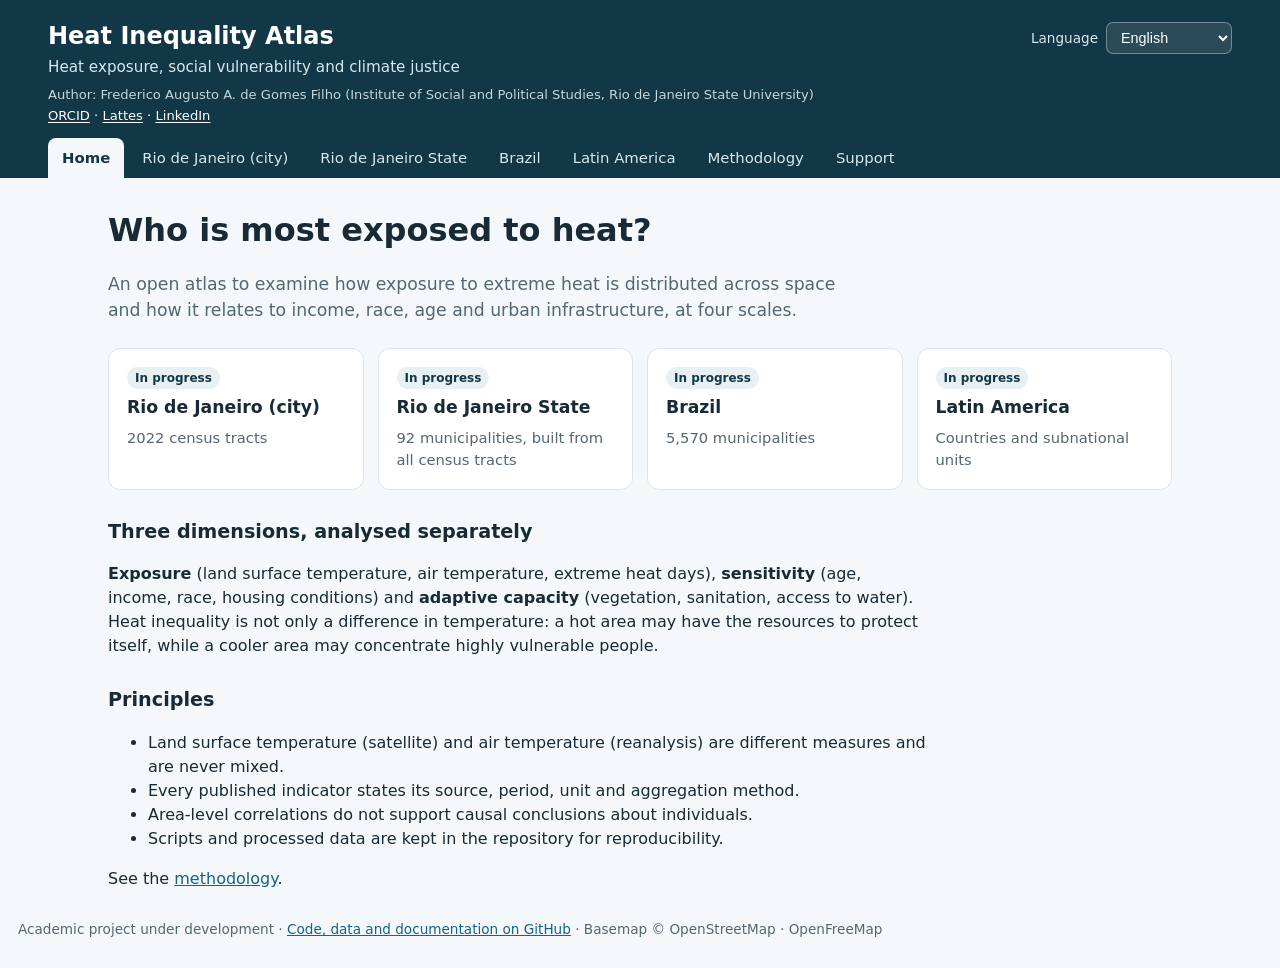
<file: index.html>
<!doctype html>
<html lang="en">
<head>
<meta charset="utf-8">
<meta name="viewport" content="width=device-width,initial-scale=1">
<title>Heat Inequality Atlas</title>
<meta name="description" content="Heat Inequality Atlas: heat exposure, social vulnerability and climate justice.">
<link rel="alternate" hreflang="en" href="?">
<link rel="alternate" hreflang="pt" href="?lang=pt">
<link rel="alternate" hreflang="es" href="?lang=es">
<link rel="stylesheet" href="css/atlas.css">
<script src="js/i18n.js"></script>
</head>
<body>
<header class="topo">
  <div class="topo-linha">
    <div>
      <p class="marca"><a href="./" data-nav="./" data-i18n="site.title">Heat Inequality Atlas</a></p>
      <p class="sub" data-i18n="site.subtitle">Heat exposure, social vulnerability and climate justice</p>
      <p class="autoria"><span data-i18n="site.author">Author:</span> Frederico Augusto A. de Gomes Filho (<span data-i18n="site.affiliation">Institute of Social and Political Studies, Rio de Janeiro State University</span>)</p>
      <p class="autoria-links"><a href="https://orcid.org/0009-0004-2217-8077" target="_blank" rel="noopener">ORCID</a> · <a href="https://lattes.cnpq.br/4153021224044822" target="_blank" rel="noopener">Lattes</a> · <a href="https://www.linkedin.com/in/frederico-augusto-auad-de-gomes-filho-a6b328185/" target="_blank" rel="noopener">LinkedIn</a></p>
    </div>
    <div class="idioma">
      <label for="idioma" data-i18n="lang.label">Language</label>
      <select id="idioma"><option value="en">English</option><option value="pt">Português</option><option value="es">Español</option></select>
    </div>
  </div>
  <nav data-i18n-attr="aria-label:nav.label" aria-label="Atlas scales"><ul class="escalas">
    <li><a href="./" data-nav="./" aria-current="page"><span data-i18n="nav.home">Home</span></a></li><li><a href="rio/" data-nav="rio/"><span data-i18n="nav.rio">Rio de Janeiro (city)</span></a></li><li><a href="estado-rj/" data-nav="estado-rj/"><span data-i18n="nav.rj">Rio de Janeiro State</span></a></li><li><a href="brasil/" data-nav="brasil/"><span data-i18n="nav.br">Brazil</span></a></li><li><a href="america-latina/" data-nav="america-latina/"><span data-i18n="nav.la">Latin America</span></a></li><li><a href="metodologia/" data-nav="metodologia/"><span data-i18n="nav.method">Methodology</span></a></li><li><a href="apoio/" data-nav="apoio/"><span data-i18n="nav.support">Support</span></a></li>
  </ul></nav>
</header>
<main class="conteudo">
  <h1 data-i18n="home.title">Who is most exposed to heat?</h1>
  <p data-i18n="home.lead" class="lead">An open atlas to examine how exposure to extreme heat is distributed across space and how it relates to income, race, age and urban infrastructure, at four scales.</p>
  <div class="cartoes">
    <a class="cartao" href="rio/" data-nav="rio/"><span data-i18n="status.building" class="etiqueta">In progress</span><h2 data-i18n="nav.rio">Rio de Janeiro (city)</h2><p data-i18n="home.rio.d">2022 census tracts</p></a>
    <a class="cartao" href="estado-rj/" data-nav="estado-rj/"><span data-i18n="status.building" class="etiqueta">In progress</span><h2 data-i18n="nav.rj">Rio de Janeiro State</h2><p data-i18n="home.rj.d">92 municipalities, built from all census tracts</p></a>
    <a class="cartao" href="brasil/" data-nav="brasil/"><span data-i18n="status.building" class="etiqueta">In progress</span><h2 data-i18n="nav.br">Brazil</h2><p data-i18n="home.br.d">5,570 municipalities</p></a>
    <a class="cartao" href="america-latina/" data-nav="america-latina/"><span data-i18n="status.building" class="etiqueta">In progress</span><h2 data-i18n="nav.la">Latin America</h2><p data-i18n="home.la.d">Countries and subnational units</p></a>
  </div>
  <div data-i18n="home.body" class="texto"><h2>Three dimensions, analysed separately</h2><p><strong>Exposure</strong> (land surface temperature, air temperature, extreme heat days), <strong>sensitivity</strong> (age, income, race, housing conditions) and <strong>adaptive capacity</strong> (vegetation, sanitation, access to water). Heat inequality is not only a difference in temperature: a hot area may have the resources to protect itself, while a cooler area may concentrate highly vulnerable people.</p><h2>Principles</h2><ul><li>Land surface temperature (satellite) and air temperature (reanalysis) are different measures and are never mixed.</li><li>Every published indicator states its source, period, unit and aggregation method.</li><li>Area-level correlations do not support causal conclusions about individuals.</li><li>Scripts and processed data are kept in the repository for reproducibility.</li></ul><p>See the <a href="metodologia/">methodology</a>.</p></div>
</main>
<footer class="rodape" data-i18n="footer">Academic project under development · <a href="https://github.com/fredericofilho-iesp/atlas-desigualdade-termica">Code, data and documentation on GitHub</a> · Basemap © OpenStreetMap · OpenFreeMap</footer>
</body>
</html>
</file>
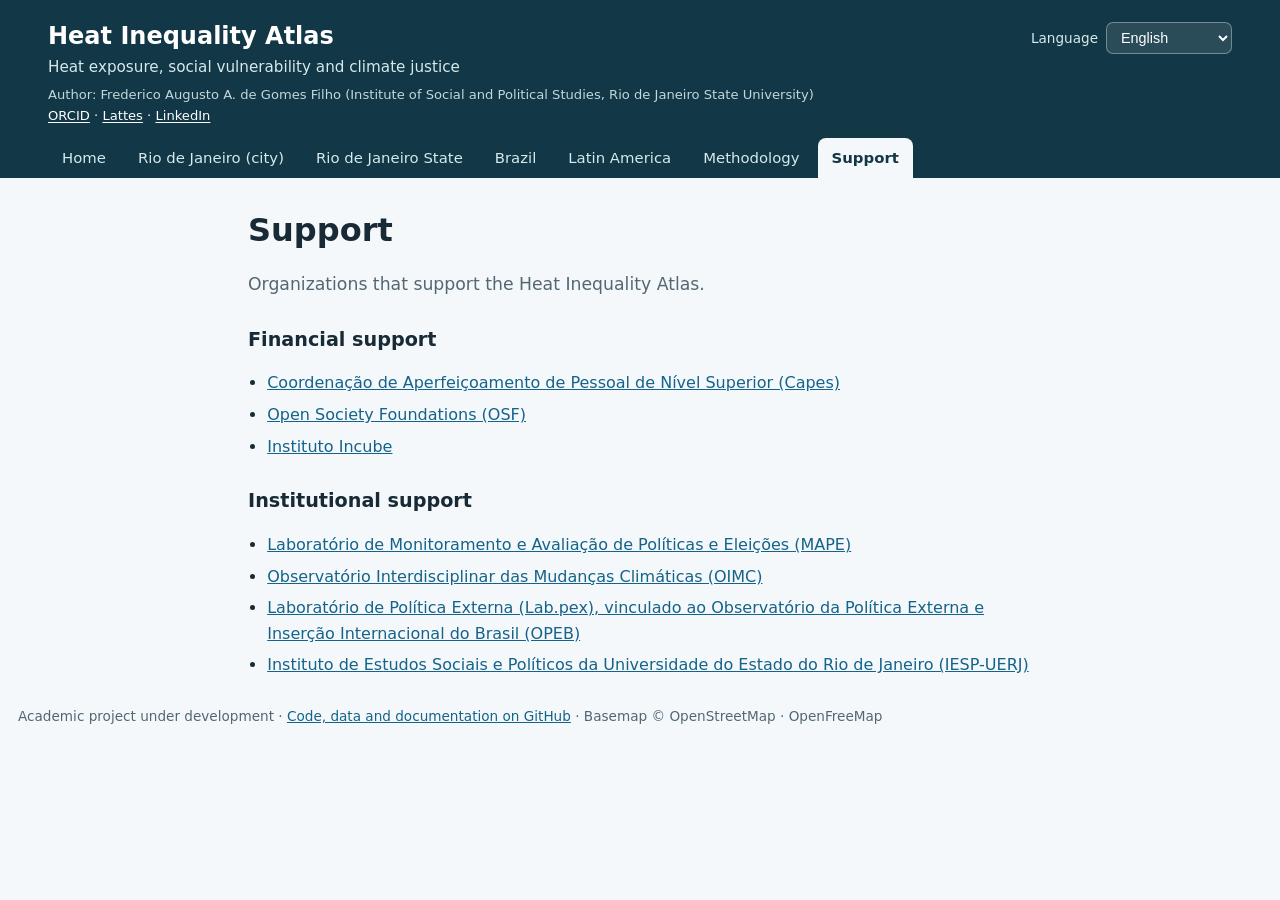
<file: apoio/index.html>
<!doctype html>
<html lang="en">
<head>
<meta charset="utf-8">
<meta name="viewport" content="width=device-width,initial-scale=1">
<title>Support · Heat Inequality Atlas</title>
<meta name="description" content="Heat Inequality Atlas: heat exposure, social vulnerability and climate justice.">
<link rel="alternate" hreflang="en" href="?">
<link rel="alternate" hreflang="pt" href="?lang=pt">
<link rel="alternate" hreflang="es" href="?lang=es">
<link rel="stylesheet" href="../css/atlas.css">
<script src="../js/i18n.js"></script>
</head>
<body data-i18n-titulo="support.title">
<header class="topo">
  <div class="topo-linha">
    <div>
      <p class="marca"><a href="../" data-nav="../" data-i18n="site.title">Heat Inequality Atlas</a></p>
      <p class="sub" data-i18n="site.subtitle">Heat exposure, social vulnerability and climate justice</p>
      <p class="autoria"><span data-i18n="site.author">Author:</span> Frederico Augusto A. de Gomes Filho (<span data-i18n="site.affiliation">Institute of Social and Political Studies, Rio de Janeiro State University</span>)</p>
      <p class="autoria-links"><a href="https://orcid.org/0009-0004-2217-8077" target="_blank" rel="noopener">ORCID</a> · <a href="https://lattes.cnpq.br/4153021224044822" target="_blank" rel="noopener">Lattes</a> · <a href="https://www.linkedin.com/in/frederico-augusto-auad-de-gomes-filho-a6b328185/" target="_blank" rel="noopener">LinkedIn</a></p>
    </div>
    <div class="idioma">
      <label for="idioma" data-i18n="lang.label">Language</label>
      <select id="idioma"><option value="en">English</option><option value="pt">Português</option><option value="es">Español</option></select>
    </div>
  </div>
  <nav data-i18n-attr="aria-label:nav.label" aria-label="Atlas scales"><ul class="escalas">
    <li><a href="../" data-nav="../"><span data-i18n="nav.home">Home</span></a></li><li><a href="../rio/" data-nav="../rio/"><span data-i18n="nav.rio">Rio de Janeiro (city)</span></a></li><li><a href="../estado-rj/" data-nav="../estado-rj/"><span data-i18n="nav.rj">Rio de Janeiro State</span></a></li><li><a href="../brasil/" data-nav="../brasil/"><span data-i18n="nav.br">Brazil</span></a></li><li><a href="../america-latina/" data-nav="../america-latina/"><span data-i18n="nav.la">Latin America</span></a></li><li><a href="../metodologia/" data-nav="../metodologia/"><span data-i18n="nav.method">Methodology</span></a></li><li><a href="../apoio/" data-nav="../apoio/" aria-current="page"><span data-i18n="nav.support">Support</span></a></li>
  </ul></nav>
</header>
<main class="conteudo texto">
  <h1 data-i18n="support.title">Support</h1>
  <p data-i18n="support.lead" class="lead">Organizations that support the Heat Inequality Atlas.</p>
  <div data-i18n="support.body"><h2>Financial support</h2><ul class="apoios"><li><a href="https://www.gov.br/capes/" target="_blank" rel="noopener">Coordenação de Aperfeiçoamento de Pessoal de Nível Superior (Capes)</a></li><li><a href="https://www.opensocietyfoundations.org/" target="_blank" rel="noopener">Open Society Foundations (OSF)</a></li><li><a href="https://www.incube.org.br/" target="_blank" rel="noopener">Instituto Incube</a></li></ul><h2>Institutional support</h2><ul class="apoios"><li><a href="https://mape.org.br/" target="_blank" rel="noopener">Laboratório de Monitoramento e Avaliação de Políticas e Eleições (MAPE)</a></li><li><a href="https://obsinterclima.eco.br/" target="_blank" rel="noopener">Observatório Interdisciplinar das Mudanças Climáticas (OIMC)</a></li><li><a href="https://opeb.org/lab-pex/" target="_blank" rel="noopener">Laboratório de Política Externa (Lab.pex), vinculado ao Observatório da Política Externa e Inserção Internacional do Brasil (OPEB)</a></li><li><a href="https://iesp.uerj.br/" target="_blank" rel="noopener">Instituto de Estudos Sociais e Políticos da Universidade do Estado do Rio de Janeiro (IESP-UERJ)</a></li></ul></div>
</main>
<footer class="rodape" data-i18n="footer">Academic project under development · <a href="https://github.com/fredericofilho-iesp/atlas-desigualdade-termica">Code, data and documentation on GitHub</a> · Basemap © OpenStreetMap · OpenFreeMap</footer>
</body>
</html>
</file>
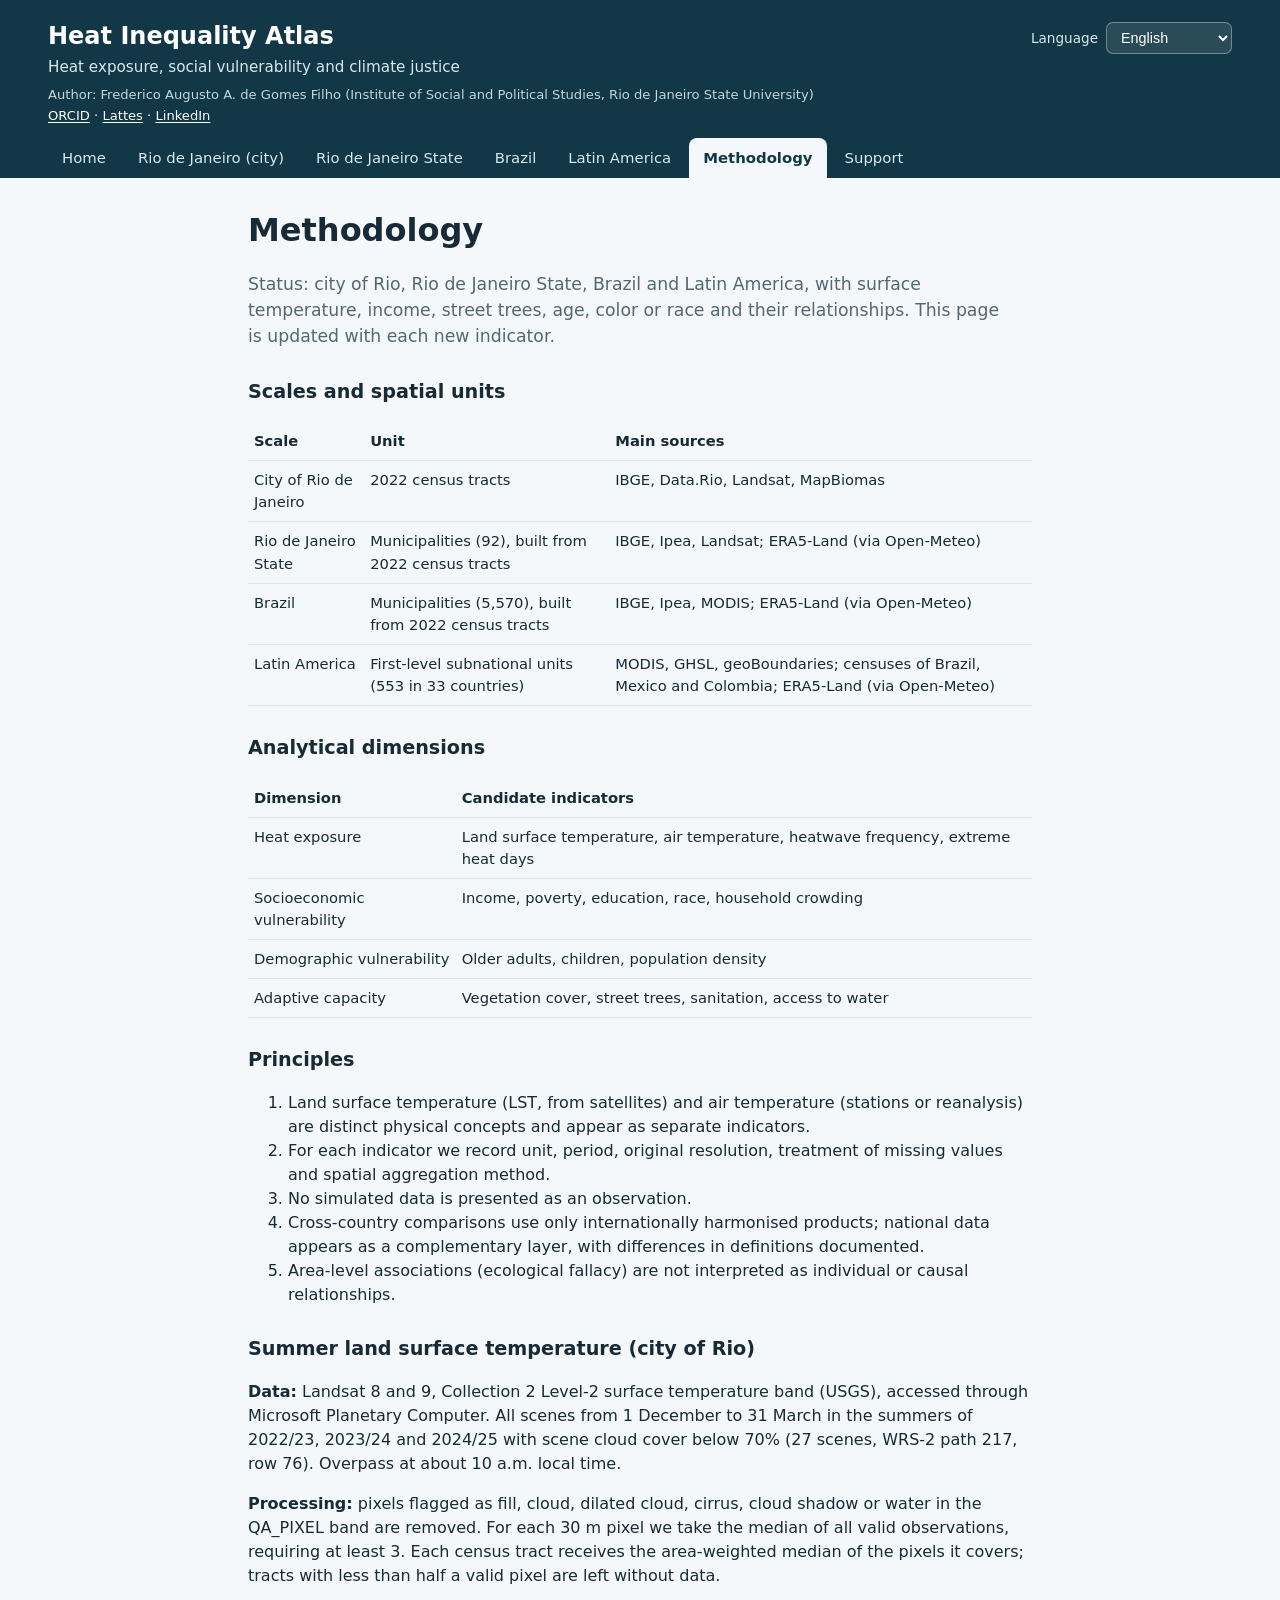
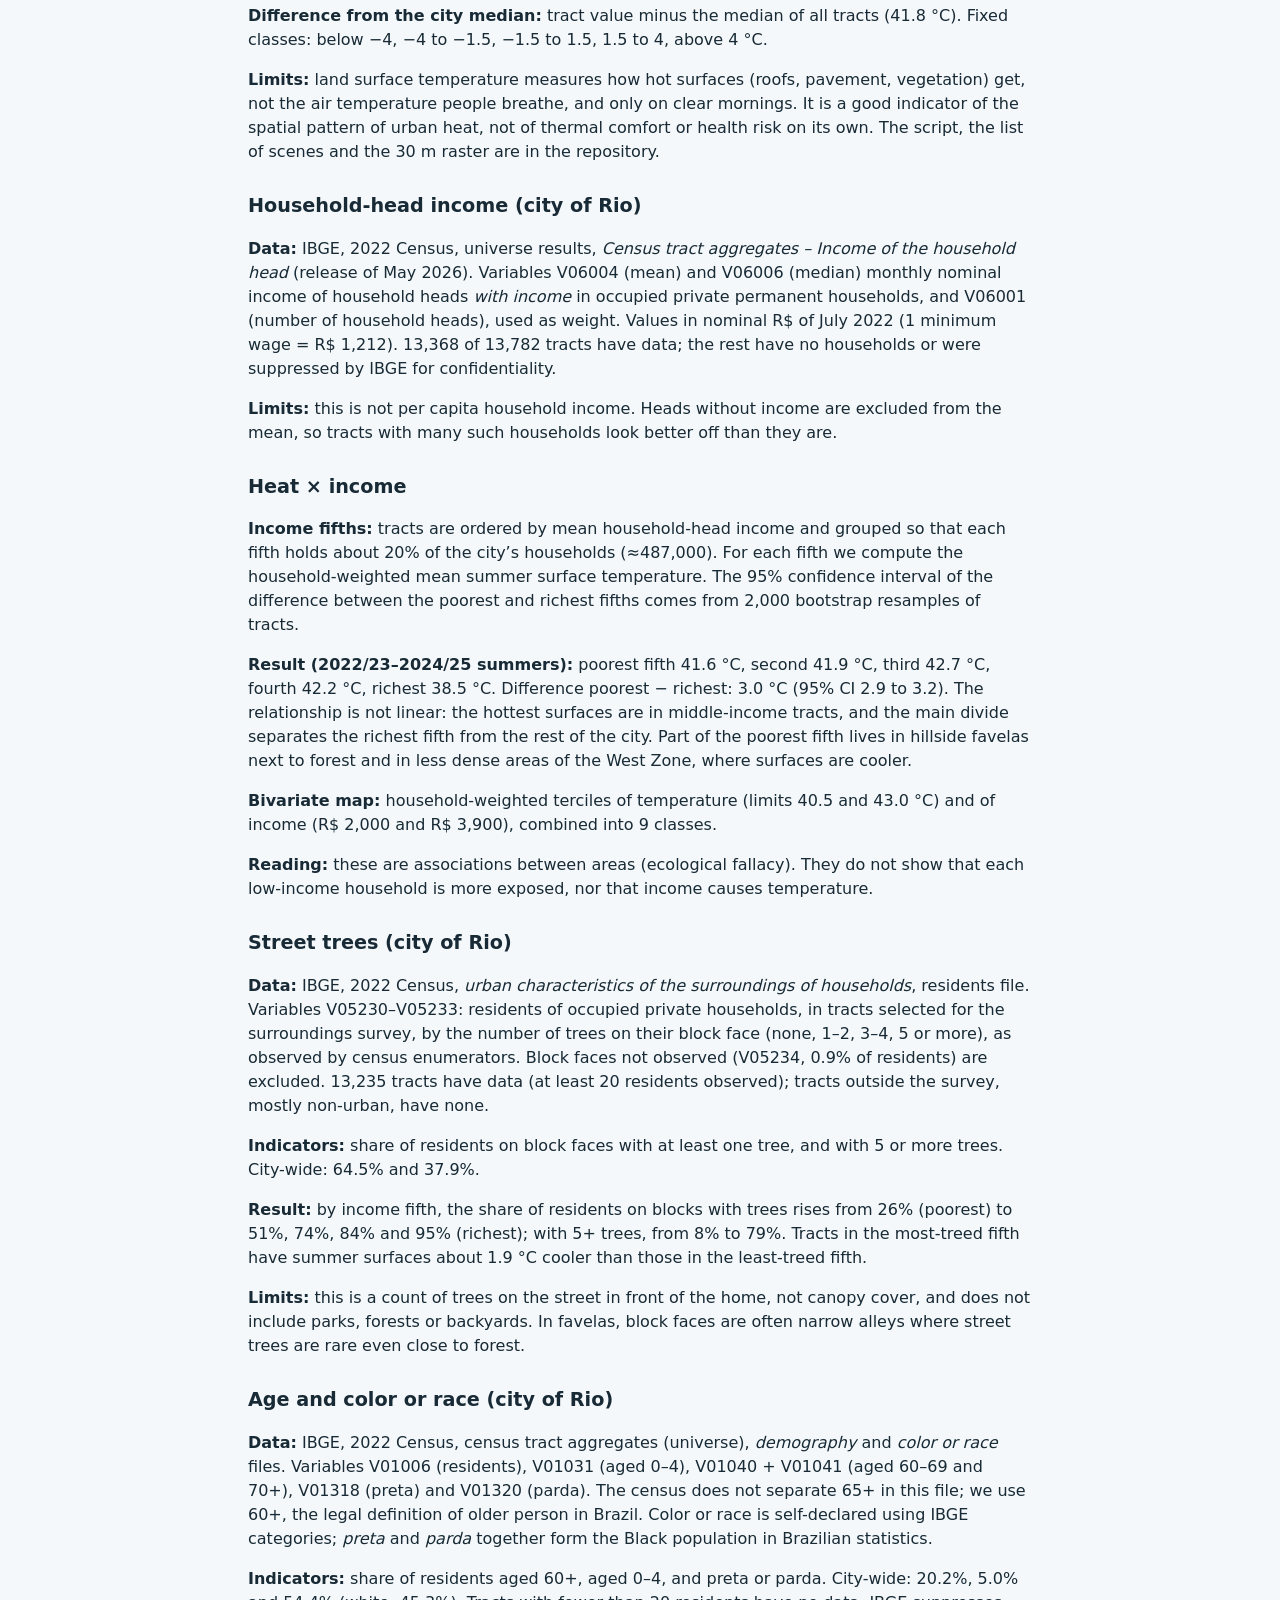
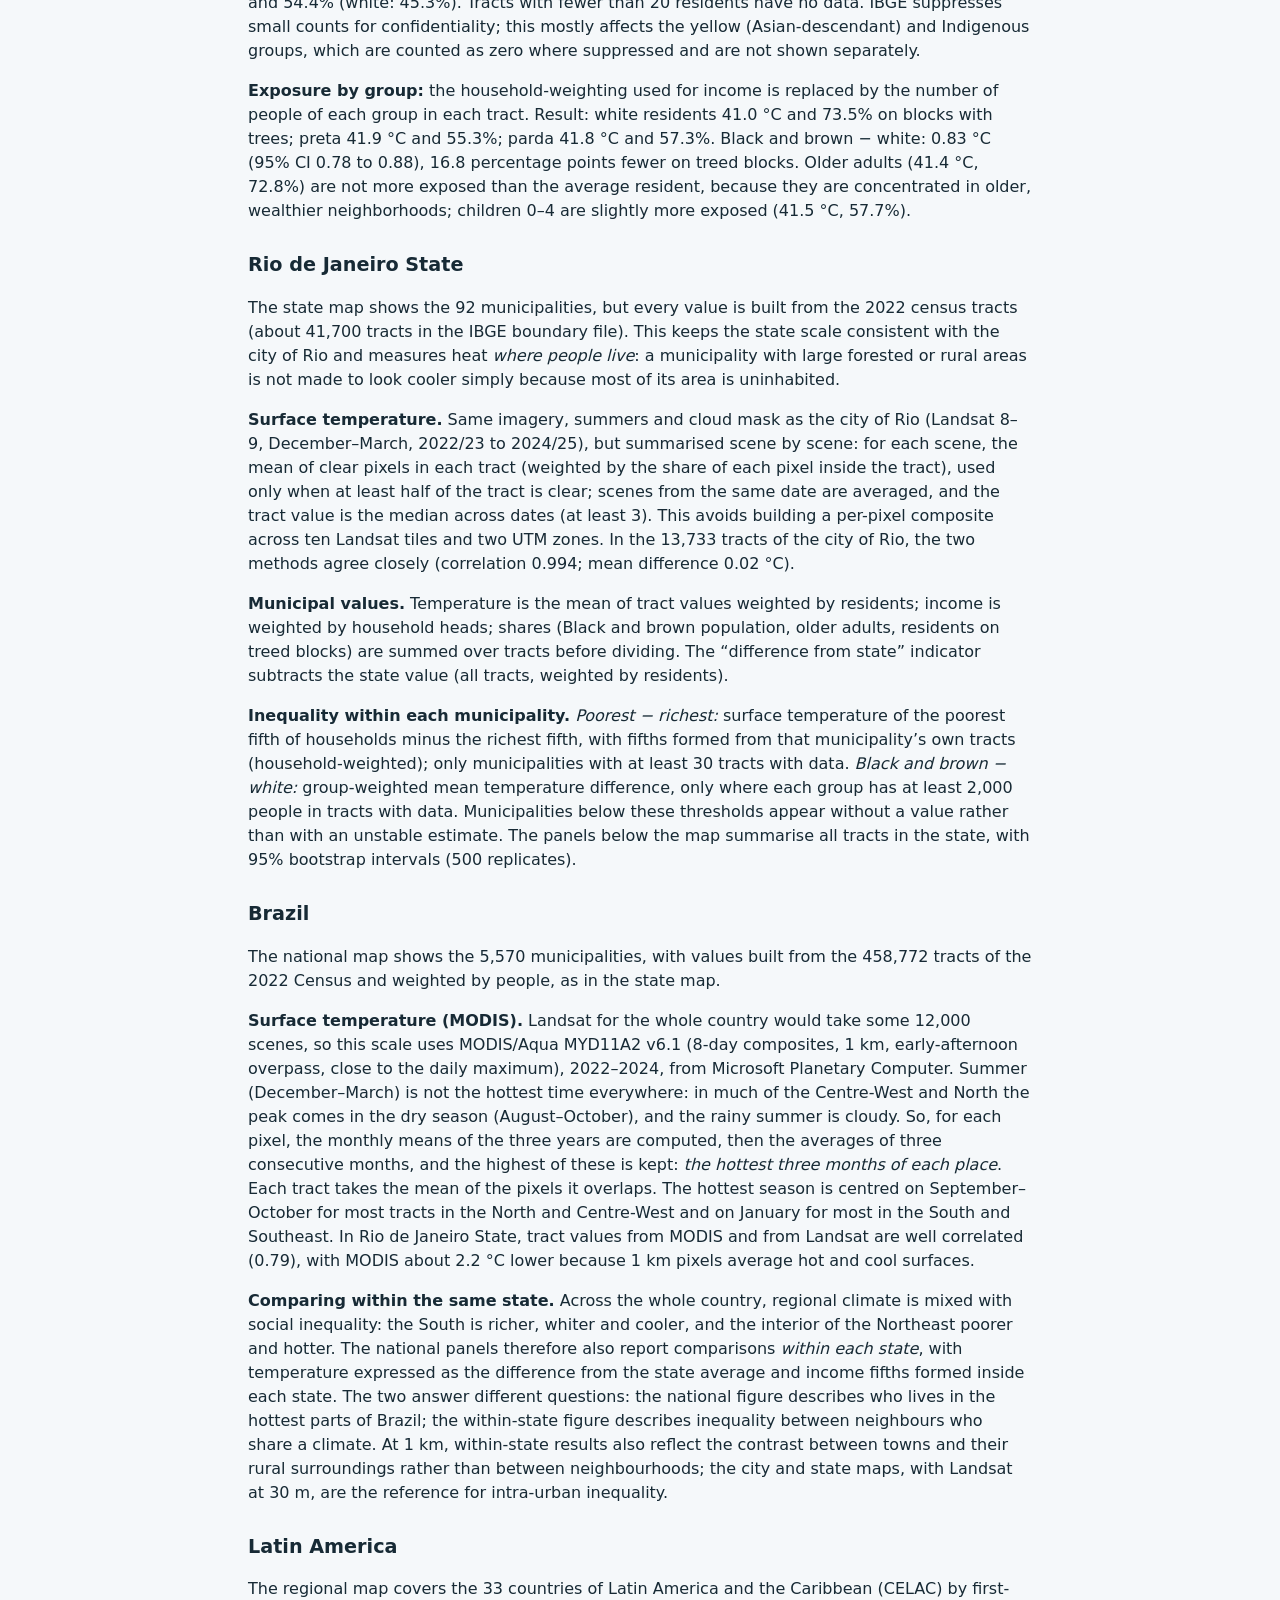
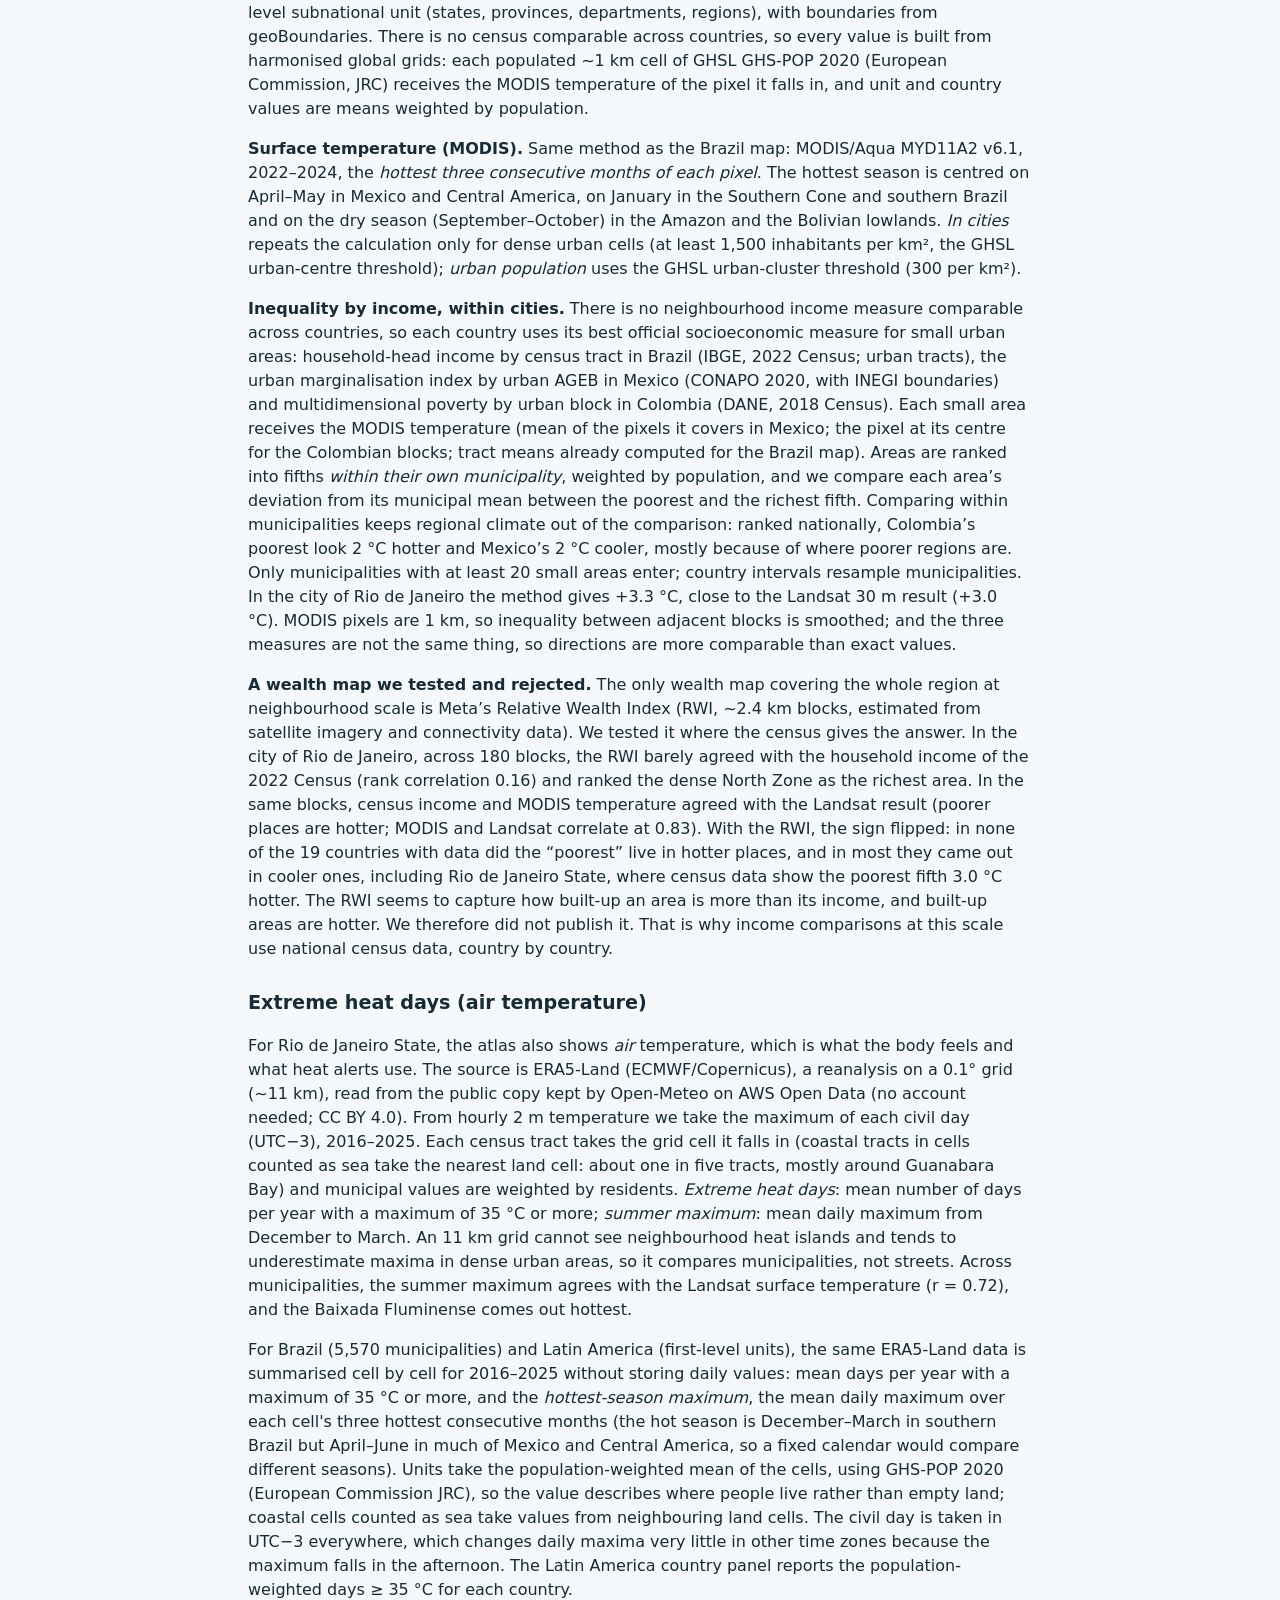
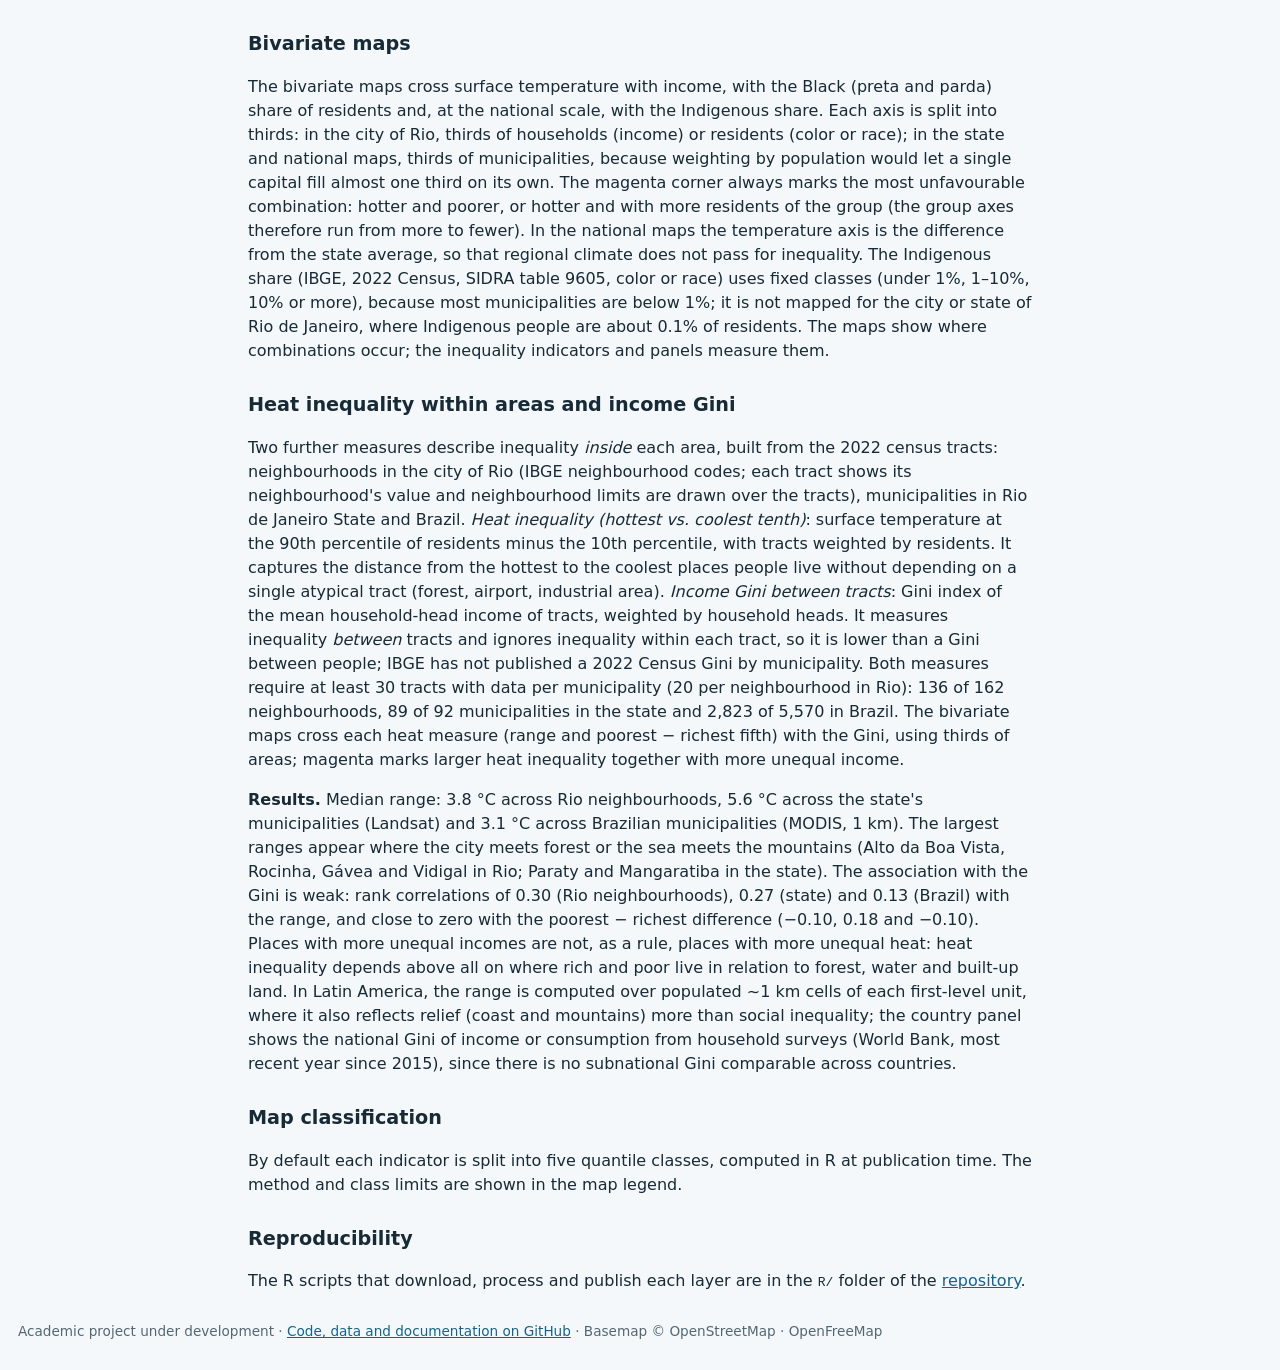
<file: metodologia/index.html>
<!doctype html>
<html lang="en">
<head>
<meta charset="utf-8">
<meta name="viewport" content="width=device-width,initial-scale=1">
<title>Methodology · Heat Inequality Atlas</title>
<meta name="description" content="Heat Inequality Atlas: heat exposure, social vulnerability and climate justice.">
<link rel="alternate" hreflang="en" href="?">
<link rel="alternate" hreflang="pt" href="?lang=pt">
<link rel="alternate" hreflang="es" href="?lang=es">
<link rel="stylesheet" href="../css/atlas.css">
<script src="../js/i18n.js"></script>
</head>
<body data-i18n-titulo="method.title">
<header class="topo">
  <div class="topo-linha">
    <div>
      <p class="marca"><a href="../" data-nav="../" data-i18n="site.title">Heat Inequality Atlas</a></p>
      <p class="sub" data-i18n="site.subtitle">Heat exposure, social vulnerability and climate justice</p>
      <p class="autoria"><span data-i18n="site.author">Author:</span> Frederico Augusto A. de Gomes Filho (<span data-i18n="site.affiliation">Institute of Social and Political Studies, Rio de Janeiro State University</span>)</p>
      <p class="autoria-links"><a href="https://orcid.org/0009-0004-2217-8077" target="_blank" rel="noopener">ORCID</a> · <a href="https://lattes.cnpq.br/4153021224044822" target="_blank" rel="noopener">Lattes</a> · <a href="https://www.linkedin.com/in/frederico-augusto-auad-de-gomes-filho-a6b328185/" target="_blank" rel="noopener">LinkedIn</a></p>
    </div>
    <div class="idioma">
      <label for="idioma" data-i18n="lang.label">Language</label>
      <select id="idioma"><option value="en">English</option><option value="pt">Português</option><option value="es">Español</option></select>
    </div>
  </div>
  <nav data-i18n-attr="aria-label:nav.label" aria-label="Atlas scales"><ul class="escalas">
    <li><a href="../" data-nav="../"><span data-i18n="nav.home">Home</span></a></li><li><a href="../rio/" data-nav="../rio/"><span data-i18n="nav.rio">Rio de Janeiro (city)</span></a></li><li><a href="../estado-rj/" data-nav="../estado-rj/"><span data-i18n="nav.rj">Rio de Janeiro State</span></a></li><li><a href="../brasil/" data-nav="../brasil/"><span data-i18n="nav.br">Brazil</span></a></li><li><a href="../america-latina/" data-nav="../america-latina/"><span data-i18n="nav.la">Latin America</span></a></li><li><a href="../metodologia/" data-nav="../metodologia/" aria-current="page"><span data-i18n="nav.method">Methodology</span></a></li><li><a href="../apoio/" data-nav="../apoio/"><span data-i18n="nav.support">Support</span></a></li>
  </ul></nav>
</header>
<main class="conteudo texto">
  <h1 data-i18n="method.title">Methodology</h1>
  <div data-i18n="method.body"><p class="lead">Status: city of Rio, Rio de Janeiro State, Brazil and Latin America, with surface temperature, income, street trees, age, color or race and their relationships. This page is updated with each new indicator.</p><h2>Scales and spatial units</h2><table><thead><tr><th>Scale</th><th>Unit</th><th>Main sources</th></tr></thead><tbody><tr><td>City of Rio de Janeiro</td><td>2022 census tracts</td><td>IBGE, Data.Rio, Landsat, MapBiomas</td></tr><tr><td>Rio de Janeiro State</td><td>Municipalities (92), built from 2022 census tracts</td><td>IBGE, Ipea, Landsat; ERA5-Land (via Open-Meteo)</td></tr><tr><td>Brazil</td><td>Municipalities (5,570), built from 2022 census tracts</td><td>IBGE, Ipea, MODIS; ERA5-Land (via Open-Meteo)</td></tr><tr><td>Latin America</td><td>First-level subnational units (553 in 33 countries)</td><td>MODIS, GHSL, geoBoundaries; censuses of Brazil, Mexico and Colombia; ERA5-Land (via Open-Meteo)</td></tr></tbody></table><h2>Analytical dimensions</h2><table><thead><tr><th>Dimension</th><th>Candidate indicators</th></tr></thead><tbody><tr><td>Heat exposure</td><td>Land surface temperature, air temperature, heatwave frequency, extreme heat days</td></tr><tr><td>Socioeconomic vulnerability</td><td>Income, poverty, education, race, household crowding</td></tr><tr><td>Demographic vulnerability</td><td>Older adults, children, population density</td></tr><tr><td>Adaptive capacity</td><td>Vegetation cover, street trees, sanitation, access to water</td></tr></tbody></table><h2>Principles</h2><ol><li>Land surface temperature (LST, from satellites) and air temperature (stations or reanalysis) are distinct physical concepts and appear as separate indicators.</li><li>For each indicator we record unit, period, original resolution, treatment of missing values and spatial aggregation method.</li><li>No simulated data is presented as an observation.</li><li>Cross-country comparisons use only internationally harmonised products; national data appears as a complementary layer, with differences in definitions documented.</li><li>Area-level associations (ecological fallacy) are not interpreted as individual or causal relationships.</li></ol><h2>Summer land surface temperature (city of Rio)</h2><p><strong>Data:</strong> Landsat 8 and 9, Collection 2 Level-2 surface temperature band (USGS), accessed through Microsoft Planetary Computer. All scenes from 1 December to 31 March in the summers of 2022/23, 2023/24 and 2024/25 with scene cloud cover below 70% (27 scenes, WRS-2 path 217, row 76). Overpass at about 10 a.m. local time.</p><p><strong>Processing:</strong> pixels flagged as fill, cloud, dilated cloud, cirrus, cloud shadow or water in the QA_PIXEL band are removed. For each 30 m pixel we take the median of all valid observations, requiring at least 3. Each census tract receives the area-weighted median of the pixels it covers; tracts with less than half a valid pixel are left without data.</p><p><strong>Difference from the city median:</strong> tract value minus the median of all tracts (41.8 °C). Fixed classes: below −4, −4 to −1.5, −1.5 to 1.5, 1.5 to 4, above 4 °C.</p><p><strong>Limits:</strong> land surface temperature measures how hot surfaces (roofs, pavement, vegetation) get, not the air temperature people breathe, and only on clear mornings. It is a good indicator of the spatial pattern of urban heat, not of thermal comfort or health risk on its own. The script, the list of scenes and the 30 m raster are in the repository.</p><h2>Household-head income (city of Rio)</h2><p><strong>Data:</strong> IBGE, 2022 Census, universe results, <em>Census tract aggregates – Income of the household head</em> (release of May 2026). Variables V06004 (mean) and V06006 (median) monthly nominal income of household heads <em>with income</em> in occupied private permanent households, and V06001 (number of household heads), used as weight. Values in nominal R$ of July 2022 (1 minimum wage = R$ 1,212). 13,368 of 13,782 tracts have data; the rest have no households or were suppressed by IBGE for confidentiality.</p><p><strong>Limits:</strong> this is not per capita household income. Heads without income are excluded from the mean, so tracts with many such households look better off than they are.</p><h2>Heat × income</h2><p><strong>Income fifths:</strong> tracts are ordered by mean household-head income and grouped so that each fifth holds about 20% of the city’s households (≈487,000). For each fifth we compute the household-weighted mean summer surface temperature. The 95% confidence interval of the difference between the poorest and richest fifths comes from 2,000 bootstrap resamples of tracts.</p><p><strong>Result (2022/23–2024/25 summers):</strong> poorest fifth 41.6 °C, second 41.9 °C, third 42.7 °C, fourth 42.2 °C, richest 38.5 °C. Difference poorest − richest: 3.0 °C (95% CI 2.9 to 3.2). The relationship is not linear: the hottest surfaces are in middle-income tracts, and the main divide separates the richest fifth from the rest of the city. Part of the poorest fifth lives in hillside favelas next to forest and in less dense areas of the West Zone, where surfaces are cooler.</p><p><strong>Bivariate map:</strong> household-weighted terciles of temperature (limits 40.5 and 43.0 °C) and of income (R$ 2,000 and R$ 3,900), combined into 9 classes.</p><p><strong>Reading:</strong> these are associations between areas (ecological fallacy). They do not show that each low-income household is more exposed, nor that income causes temperature.</p><h2>Street trees (city of Rio)</h2><p><strong>Data:</strong> IBGE, 2022 Census, <em>urban characteristics of the surroundings of households</em>, residents file. Variables V05230–V05233: residents of occupied private households, in tracts selected for the surroundings survey, by the number of trees on their block face (none, 1–2, 3–4, 5 or more), as observed by census enumerators. Block faces not observed (V05234, 0.9% of residents) are excluded. 13,235 tracts have data (at least 20 residents observed); tracts outside the survey, mostly non-urban, have none.</p><p><strong>Indicators:</strong> share of residents on block faces with at least one tree, and with 5 or more trees. City-wide: 64.5% and 37.9%.</p><p><strong>Result:</strong> by income fifth, the share of residents on blocks with trees rises from 26% (poorest) to 51%, 74%, 84% and 95% (richest); with 5+ trees, from 8% to 79%. Tracts in the most-treed fifth have summer surfaces about 1.9 °C cooler than those in the least-treed fifth.</p><p><strong>Limits:</strong> this is a count of trees on the street in front of the home, not canopy cover, and does not include parks, forests or backyards. In favelas, block faces are often narrow alleys where street trees are rare even close to forest.</p><h2>Age and color or race (city of Rio)</h2><p><strong>Data:</strong> IBGE, 2022 Census, census tract aggregates (universe), <em>demography</em> and <em>color or race</em> files. Variables V01006 (residents), V01031 (aged 0–4), V01040 + V01041 (aged 60–69 and 70+), V01318 (preta) and V01320 (parda). The census does not separate 65+ in this file; we use 60+, the legal definition of older person in Brazil. Color or race is self-declared using IBGE categories; <em>preta</em> and <em>parda</em> together form the Black population in Brazilian statistics.</p><p><strong>Indicators:</strong> share of residents aged 60+, aged 0–4, and preta or parda. City-wide: 20.2%, 5.0% and 54.4% (white: 45.3%). Tracts with fewer than 20 residents have no data. IBGE suppresses small counts for confidentiality; this mostly affects the yellow (Asian-descendant) and Indigenous groups, which are counted as zero where suppressed and are not shown separately.</p><p><strong>Exposure by group:</strong> the household-weighting used for income is replaced by the number of people of each group in each tract. Result: white residents 41.0 °C and 73.5% on blocks with trees; preta 41.9 °C and 55.3%; parda 41.8 °C and 57.3%. Black and brown − white: 0.83 °C (95% CI 0.78 to 0.88), 16.8 percentage points fewer on treed blocks. Older adults (41.4 °C, 72.8%) are not more exposed than the average resident, because they are concentrated in older, wealthier neighborhoods; children 0–4 are slightly more exposed (41.5 °C, 57.7%).</p><h2>Rio de Janeiro State</h2><p>The state map shows the 92 municipalities, but every value is built from the 2022 census tracts (about 41,700 tracts in the IBGE boundary file). This keeps the state scale consistent with the city of Rio and measures heat <em>where people live</em>: a municipality with large forested or rural areas is not made to look cooler simply because most of its area is uninhabited.</p><p><strong>Surface temperature.</strong> Same imagery, summers and cloud mask as the city of Rio (Landsat 8–9, December–March, 2022/23 to 2024/25), but summarised scene by scene: for each scene, the mean of clear pixels in each tract (weighted by the share of each pixel inside the tract), used only when at least half of the tract is clear; scenes from the same date are averaged, and the tract value is the median across dates (at least 3). This avoids building a per-pixel composite across ten Landsat tiles and two UTM zones. In the 13,733 tracts of the city of Rio, the two methods agree closely (correlation 0.994; mean difference 0.02 °C).</p><p><strong>Municipal values.</strong> Temperature is the mean of tract values weighted by residents; income is weighted by household heads; shares (Black and brown population, older adults, residents on treed blocks) are summed over tracts before dividing. The “difference from state” indicator subtracts the state value (all tracts, weighted by residents).</p><p><strong>Inequality within each municipality.</strong> <em>Poorest − richest:</em> surface temperature of the poorest fifth of households minus the richest fifth, with fifths formed from that municipality’s own tracts (household-weighted); only municipalities with at least 30 tracts with data. <em>Black and brown − white:</em> group-weighted mean temperature difference, only where each group has at least 2,000 people in tracts with data. Municipalities below these thresholds appear without a value rather than with an unstable estimate. The panels below the map summarise all tracts in the state, with 95% bootstrap intervals (500 replicates).</p><h2>Brazil</h2><p>The national map shows the 5,570 municipalities, with values built from the 458,772 tracts of the 2022 Census and weighted by people, as in the state map.</p><p><strong>Surface temperature (MODIS).</strong> Landsat for the whole country would take some 12,000 scenes, so this scale uses MODIS/Aqua MYD11A2 v6.1 (8-day composites, 1 km, early-afternoon overpass, close to the daily maximum), 2022–2024, from Microsoft Planetary Computer. Summer (December–March) is not the hottest time everywhere: in much of the Centre-West and North the peak comes in the dry season (August–October), and the rainy summer is cloudy. So, for each pixel, the monthly means of the three years are computed, then the averages of three consecutive months, and the highest of these is kept: <em>the hottest three months of each place</em>. Each tract takes the mean of the pixels it overlaps. The hottest season is centred on September–October for most tracts in the North and Centre-West and on January for most in the South and Southeast. In Rio de Janeiro State, tract values from MODIS and from Landsat are well correlated (0.79), with MODIS about 2.2 °C lower because 1 km pixels average hot and cool surfaces.</p><p><strong>Comparing within the same state.</strong> Across the whole country, regional climate is mixed with social inequality: the South is richer, whiter and cooler, and the interior of the Northeast poorer and hotter. The national panels therefore also report comparisons <em>within each state</em>, with temperature expressed as the difference from the state average and income fifths formed inside each state. The two answer different questions: the national figure describes who lives in the hottest parts of Brazil; the within-state figure describes inequality between neighbours who share a climate. At 1 km, within-state results also reflect the contrast between towns and their rural surroundings rather than between neighbourhoods; the city and state maps, with Landsat at 30 m, are the reference for intra-urban inequality.</p><h2>Latin America</h2><p>The regional map covers the 33 countries of Latin America and the Caribbean (CELAC) by first-level subnational unit (states, provinces, departments, regions), with boundaries from geoBoundaries. There is no census comparable across countries, so every value is built from harmonised global grids: each populated ~1 km cell of GHSL GHS-POP 2020 (European Commission, JRC) receives the MODIS temperature of the pixel it falls in, and unit and country values are means weighted by population.</p><p><strong>Surface temperature (MODIS).</strong> Same method as the Brazil map: MODIS/Aqua MYD11A2 v6.1, 2022–2024, the <em>hottest three consecutive months of each pixel</em>. The hottest season is centred on April–May in Mexico and Central America, on January in the Southern Cone and southern Brazil and on the dry season (September–October) in the Amazon and the Bolivian lowlands. <em>In cities</em> repeats the calculation only for dense urban cells (at least 1,500 inhabitants per km², the GHSL urban-centre threshold); <em>urban population</em> uses the GHSL urban-cluster threshold (300 per km²).</p><p><strong>Inequality by income, within cities.</strong> There is no neighbourhood income measure comparable across countries, so each country uses its best official socioeconomic measure for small urban areas: household-head income by census tract in Brazil (IBGE, 2022 Census; urban tracts), the urban marginalisation index by urban AGEB in Mexico (CONAPO 2020, with INEGI boundaries) and multidimensional poverty by urban block in Colombia (DANE, 2018 Census). Each small area receives the MODIS temperature (mean of the pixels it covers in Mexico; the pixel at its centre for the Colombian blocks; tract means already computed for the Brazil map). Areas are ranked into fifths <em>within their own municipality</em>, weighted by population, and we compare each area’s deviation from its municipal mean between the poorest and the richest fifth. Comparing within municipalities keeps regional climate out of the comparison: ranked nationally, Colombia’s poorest look 2 °C hotter and Mexico’s 2 °C cooler, mostly because of where poorer regions are. Only municipalities with at least 20 small areas enter; country intervals resample municipalities. In the city of Rio de Janeiro the method gives +3.3 °C, close to the Landsat 30 m result (+3.0 °C). MODIS pixels are 1 km, so inequality between adjacent blocks is smoothed; and the three measures are not the same thing, so directions are more comparable than exact values.</p><p><strong>A wealth map we tested and rejected.</strong> The only wealth map covering the whole region at neighbourhood scale is Meta’s Relative Wealth Index (RWI, ~2.4 km blocks, estimated from satellite imagery and connectivity data). We tested it where the census gives the answer. In the city of Rio de Janeiro, across 180 blocks, the RWI barely agreed with the household income of the 2022 Census (rank correlation 0.16) and ranked the dense North Zone as the richest area. In the same blocks, census income and MODIS temperature agreed with the Landsat result (poorer places are hotter; MODIS and Landsat correlate at 0.83). With the RWI, the sign flipped: in none of the 19 countries with data did the “poorest” live in hotter places, and in most they came out in cooler ones, including Rio de Janeiro State, where census data show the poorest fifth 3.0 °C hotter. The RWI seems to capture how built-up an area is more than its income, and built-up areas are hotter. We therefore did not publish it. That is why income comparisons at this scale use national census data, country by country.</p><h2>Extreme heat days (air temperature)</h2><p>For Rio de Janeiro State, the atlas also shows <em>air</em> temperature, which is what the body feels and what heat alerts use. The source is ERA5-Land (ECMWF/Copernicus), a reanalysis on a 0.1° grid (~11 km), read from the public copy kept by Open-Meteo on AWS Open Data (no account needed; CC BY 4.0). From hourly 2 m temperature we take the maximum of each civil day (UTC−3), 2016–2025. Each census tract takes the grid cell it falls in (coastal tracts in cells counted as sea take the nearest land cell: about one in five tracts, mostly around Guanabara Bay) and municipal values are weighted by residents. <em>Extreme heat days</em>: mean number of days per year with a maximum of 35 °C or more; <em>summer maximum</em>: mean daily maximum from December to March. An 11 km grid cannot see neighbourhood heat islands and tends to underestimate maxima in dense urban areas, so it compares municipalities, not streets. Across municipalities, the summer maximum agrees with the Landsat surface temperature (r = 0.72), and the Baixada Fluminense comes out hottest.</p><p>For Brazil (5,570 municipalities) and Latin America (first-level units), the same ERA5-Land data is summarised cell by cell for 2016–2025 without storing daily values: mean days per year with a maximum of 35 °C or more, and the <em>hottest-season maximum</em>, the mean daily maximum over each cell's three hottest consecutive months (the hot season is December–March in southern Brazil but April–June in much of Mexico and Central America, so a fixed calendar would compare different seasons). Units take the population-weighted mean of the cells, using GHS-POP 2020 (European Commission JRC), so the value describes where people live rather than empty land; coastal cells counted as sea take values from neighbouring land cells. The civil day is taken in UTC−3 everywhere, which changes daily maxima very little in other time zones because the maximum falls in the afternoon. The Latin America country panel reports the population-weighted days ≥ 35 °C for each country.</p><h2>Bivariate maps</h2><p>The bivariate maps cross surface temperature with income, with the Black (preta and parda) share of residents and, at the national scale, with the Indigenous share. Each axis is split into thirds: in the city of Rio, thirds of households (income) or residents (color or race); in the state and national maps, thirds of municipalities, because weighting by population would let a single capital fill almost one third on its own. The magenta corner always marks the most unfavourable combination: hotter and poorer, or hotter and with more residents of the group (the group axes therefore run from more to fewer). In the national maps the temperature axis is the difference from the state average, so that regional climate does not pass for inequality. The Indigenous share (IBGE, 2022 Census, SIDRA table 9605, color or race) uses fixed classes (under 1%, 1–10%, 10% or more), because most municipalities are below 1%; it is not mapped for the city or state of Rio de Janeiro, where Indigenous people are about 0.1% of residents. The maps show where combinations occur; the inequality indicators and panels measure them.</p><h2>Heat inequality within areas and income Gini</h2><p>Two further measures describe inequality <em>inside</em> each area, built from the 2022 census tracts: neighbourhoods in the city of Rio (IBGE neighbourhood codes; each tract shows its neighbourhood's value and neighbourhood limits are drawn over the tracts), municipalities in Rio de Janeiro State and Brazil. <em>Heat inequality (hottest vs. coolest tenth)</em>: surface temperature at the 90th percentile of residents minus the 10th percentile, with tracts weighted by residents. It captures the distance from the hottest to the coolest places people live without depending on a single atypical tract (forest, airport, industrial area). <em>Income Gini between tracts</em>: Gini index of the mean household-head income of tracts, weighted by household heads. It measures inequality <em>between</em> tracts and ignores inequality within each tract, so it is lower than a Gini between people; IBGE has not published a 2022 Census Gini by municipality. Both measures require at least 30 tracts with data per municipality (20 per neighbourhood in Rio): 136 of 162 neighbourhoods, 89 of 92 municipalities in the state and 2,823 of 5,570 in Brazil. The bivariate maps cross each heat measure (range and poorest − richest fifth) with the Gini, using thirds of areas; magenta marks larger heat inequality together with more unequal income.</p><p><strong>Results.</strong> Median range: 3.8 °C across Rio neighbourhoods, 5.6 °C across the state's municipalities (Landsat) and 3.1 °C across Brazilian municipalities (MODIS, 1 km). The largest ranges appear where the city meets forest or the sea meets the mountains (Alto da Boa Vista, Rocinha, Gávea and Vidigal in Rio; Paraty and Mangaratiba in the state). The association with the Gini is weak: rank correlations of 0.30 (Rio neighbourhoods), 0.27 (state) and 0.13 (Brazil) with the range, and close to zero with the poorest − richest difference (−0.10, 0.18 and −0.10). Places with more unequal incomes are not, as a rule, places with more unequal heat: heat inequality depends above all on where rich and poor live in relation to forest, water and built-up land. In Latin America, the range is computed over populated ~1 km cells of each first-level unit, where it also reflects relief (coast and mountains) more than social inequality; the country panel shows the national Gini of income or consumption from household surveys (World Bank, most recent year since 2015), since there is no subnational Gini comparable across countries.</p><h2>Map classification</h2><p>By default each indicator is split into five quantile classes, computed in R at publication time. The method and class limits are shown in the map legend.</p><h2>Reproducibility</h2><p>The R scripts that download, process and publish each layer are in the <code>R/</code> folder of the <a href="https://github.com/fredericofilho-iesp/atlas-desigualdade-termica">repository</a>.</p></div>
</main>
<footer class="rodape" data-i18n="footer">Academic project under development · <a href="https://github.com/fredericofilho-iesp/atlas-desigualdade-termica">Code, data and documentation on GitHub</a> · Basemap © OpenStreetMap · OpenFreeMap</footer>
</body>
</html>
</file>
<file: css/atlas.css>
:root {
  --tinta: #172a35;
  --tinta-suave: #536773;
  --fundo: #f5f8fa;
  --painel: #ffffff;
  --borda: #dbe4e9;
  --marca: #123746;
  --marca-clara: #d6e9eb;
  --link: #14638a;
  --destaque: #c4511a;
  --aviso-fundo: #fff7e7;
  --aviso-borda: #b67815;
  font-family: system-ui, -apple-system, "Segoe UI", sans-serif;
  color: var(--tinta);
  background: var(--fundo);
}
* { box-sizing: border-box; }
body { margin: 0; line-height: 1.5; }
a { color: var(--link); }

/* Cabeçalho e navegação entre escalas */
.topo { background: var(--marca); color: #fff; padding: 18px clamp(16px, 4vw, 48px) 0; }
.topo a { color: inherit; text-decoration: none; }
.topo .marca { font-size: clamp(1.15rem, 2.4vw, 1.5rem); font-weight: 700; margin: 0; }
.topo .sub { margin: 2px 0 6px; color: var(--marca-clara); font-size: .95rem; }
.topo .autoria { margin: 0; color: var(--marca-clara); font-size: .82rem; opacity: .9; }
.topo .autoria-links { margin: 2px 0 12px; font-size: .82rem; }
.topo .autoria-links a { color: #fff; text-decoration: underline; text-underline-offset: 2px; }
.topo .autoria-links a:hover, .topo .autoria-links a:focus-visible { color: var(--marca-clara); }
.escalas { display: flex; gap: 4px; flex-wrap: wrap; margin: 0; padding: 0; list-style: none; }
.escalas a {
  display: block; padding: 9px 14px; border-radius: 8px 8px 0 0;
  color: var(--marca-clara); font-size: .93rem;
}
.escalas a:hover { background: rgba(255,255,255,.08); color: #fff; }
.escalas a[aria-current="page"] { background: var(--fundo); color: var(--marca); font-weight: 650; }
.escalas .em-breve { opacity: .7; font-size: .78rem; margin-left: 4px; }

/* Página de mapa */
.layout {
  display: grid; grid-template-columns: minmax(250px, 320px) 1fr; gap: 16px;
  padding: 16px; max-width: 1600px; margin: auto;
}
.painel, .caixa-mapa { background: var(--painel); border: 1px solid var(--borda); border-radius: 12px; }
.painel { padding: 18px 20px; align-self: start; }
.painel h1 { font-size: 1.25rem; margin: 0 0 4px; }
.painel h2 { font-size: 1rem; margin: 22px 0 6px; }
.painel p { margin: 6px 0; }
label { font-weight: 650; display: block; margin: 16px 0 6px; }
select {
  width: 100%; padding: 10px; border: 1px solid #aabec8; border-radius: 7px;
  background: #fff; font-size: 1rem; color: var(--tinta);
}
.status { font-size: .9rem; color: var(--tinta-suave); }
.aviso {
  background: var(--aviso-fundo); border-left: 4px solid var(--aviso-borda);
  padding: 10px 12px; font-size: .9rem; margin-top: 18px;
}
.ficha { margin-top: 16px; font-size: .92rem; }
.ficha h3 { font-size: .98rem; margin: 0 0 4px; }
.ficha .codigo { color: var(--tinta-suave); font-size: .85rem; margin: 0 0 8px; }
.ficha dl { margin: 0; }
.ficha dl div { display: flex; justify-content: space-between; gap: 10px; padding: 5px 0; border-bottom: 1px solid #eef2f4; }
.ficha dl div.ativo { font-weight: 650; }
.ficha dt { color: var(--tinta-suave); }
.ficha dd { margin: 0; text-align: right; font-variant-numeric: tabular-nums; white-space: nowrap; }

.caixa-mapa { overflow: hidden; position: relative; display: flex; flex-direction: column; align-self: start; position: sticky; top: 12px; }
.cabeca-mapa {
  padding: 12px 16px; border-bottom: 1px solid #e0e8ec;
  display: flex; justify-content: space-between; gap: 12px; flex-wrap: wrap;
}
.badge { font-size: .85rem; color: var(--tinta-suave); }
#mapa { height: min(74vh, 760px); min-height: 440px; }

.legenda {
  position: absolute; left: 12px; bottom: 34px; z-index: 2;
  background: rgba(255,255,255,.95); border: 1px solid var(--borda); border-radius: 8px;
  padding: 10px 12px; font-size: .82rem; max-width: 260px; box-shadow: 0 1px 4px rgba(0,0,0,.08);
}
.legenda-titulo { font-weight: 650; margin: 0 0 6px; }
.legenda-titulo span { font-weight: 400; color: var(--tinta-suave); }
.legenda ul { list-style: none; margin: 0; padding: 0; }
.legenda li { display: flex; align-items: center; gap: 8px; margin: 2px 0; font-variant-numeric: tabular-nums; }
.legenda i { width: 18px; height: 12px; border-radius: 2px; display: inline-block; border: 1px solid rgba(0,0,0,.08); }
.legenda-meta { margin: 8px 0 0; color: var(--tinta-suave); font-size: .76rem; }

.rodape { max-width: 1600px; margin: auto; padding: 4px 18px 28px; color: var(--tinta-suave); font-size: .85rem; }

/* Página inicial e páginas de texto */
.conteudo { max-width: 1100px; margin: auto; padding: 28px 18px 8px; }
.conteudo h1 { font-size: clamp(1.4rem, 3vw, 2rem); margin: 0 0 8px; }
.conteudo .lead { font-size: 1.08rem; color: var(--tinta-suave); max-width: 760px; }
.cartoes { display: grid; grid-template-columns: repeat(auto-fit, minmax(230px, 1fr)); gap: 14px; margin: 24px 0; }
.cartao {
  background: var(--painel); border: 1px solid var(--borda); border-radius: 12px; padding: 18px;
  text-decoration: none; color: inherit; display: flex; flex-direction: column; gap: 6px;
  transition: border-color .15s, transform .15s;
}
.cartao:hover { border-color: var(--link); transform: translateY(-2px); }
.cartao h2 { font-size: 1.08rem; margin: 0; }
.cartao p { margin: 0; font-size: .92rem; color: var(--tinta-suave); }
.etiqueta { align-self: flex-start; font-size: .75rem; font-weight: 650; padding: 2px 8px; border-radius: 99px; background: #e7f1f4; color: var(--marca); }
.etiqueta.planejado { background: #f0f0f0; color: #5f6b72; }
.texto { max-width: 820px; }
.texto h2 { margin-top: 28px; font-size: 1.2rem; }
.apoios { padding-left: 1.2em; line-height: 1.6; }
.apoios li { margin: 6px 0; }
.texto table { border-collapse: collapse; width: 100%; font-size: .92rem; margin: 10px 0; }
.texto th, .texto td { border-bottom: 1px solid var(--borda); padding: 8px 6px; text-align: left; vertical-align: top; }

@media (max-width: 760px) {
  .layout { grid-template-columns: 1fr; }
  .caixa-mapa { order: -1; position: relative; top: auto; }
  #mapa { height: 58vh; min-height: 360px; }
  .legenda { bottom: 30px; max-width: 200px; }
}

/* Seletor de idioma */
.topo-linha { display: flex; justify-content: space-between; align-items: flex-start; gap: 16px; flex-wrap: wrap; }
.idioma { display: flex; align-items: center; gap: 8px; margin-top: 4px; }
.idioma label { margin: 0; font-weight: 500; font-size: .85rem; color: var(--marca-clara); }
.idioma select {
  width: auto; padding: 6px 28px 6px 10px; font-size: .9rem;
  background-color: rgba(255,255,255,.1); color: #fff; border: 1px solid rgba(255,255,255,.35);
}
.idioma select option { color: var(--tinta); background: #fff; }

/* Legenda bivariada 3×3 */
.biv { display: grid; grid-template-columns: auto 1fr; align-items: center; gap: 2px 6px; margin-top: 2px; }
.biv-y { writing-mode: vertical-rl; transform: rotate(180deg); font-size: .74rem; color: var(--tinta-suave); text-align: center; }
.biv-grade { border-collapse: separate; border-spacing: 2px; font-size: .7rem; }
.biv-grade td { width: 40px; height: 22px; border-radius: 2px; }
.biv-grade th { font-weight: 400; color: var(--tinta-suave); text-align: right; padding-right: 4px; white-space: nowrap; font-variant-numeric: tabular-nums; }
.biv-grade th.biv-x { text-align: center; padding: 2px 0 0; white-space: normal; line-height: 1.15; max-width: 44px; font-size: .66rem; }
.biv-xt { grid-column: 2; font-size: .74rem; color: var(--tinta-suave); text-align: right; }

/* Painel calor × renda */
.desigualdade h2 { margin-top: 22px; }
.ineq-frase { font-size: .95rem; }
.barras { list-style: none; margin: 10px 0 6px; padding: 0; }
.barras li { display: grid; grid-template-columns: 92px 1fr 62px; align-items: center; gap: 8px; margin: 5px 0; font-size: .85rem; }
.barra-rot { color: var(--tinta-suave); }
.barra-trilho { background: #eef2f4; border-radius: 4px; height: 14px; overflow: hidden; }
.barra { display: block; height: 100%; background: #e34a33; border-radius: 4px; }
.barra-val { text-align: right; font-variant-numeric: tabular-nums; font-weight: 600; }

.barras.verde .barra { background: #31a354; }

/* Tabela de exposição por grupo */
.tabela-grupos { width: 100%; border-collapse: collapse; font-size: .85rem; margin: 8px 0; }
.tabela-grupos th, .tabela-grupos td { padding: 5px 4px; border-bottom: 1px solid #eef2f4; text-align: right; font-variant-numeric: tabular-nums; white-space: nowrap; }
.tabela-grupos th[scope="row"] { text-align: left; font-weight: 400; color: var(--tinta-suave); white-space: normal; }
.tabela-grupos thead th { font-weight: 600; color: var(--tinta-suave); font-size: .76rem; white-space: normal; vertical-align: bottom; }
.tabela-grupos tr.total th, .tabela-grupos tr.total td { font-weight: 600; color: var(--tinta); }
.tabela-rolagem { overflow-x: auto; }
#painel-paises td:last-child { white-space: normal; text-align: left; min-width: 9em; }
</file>
